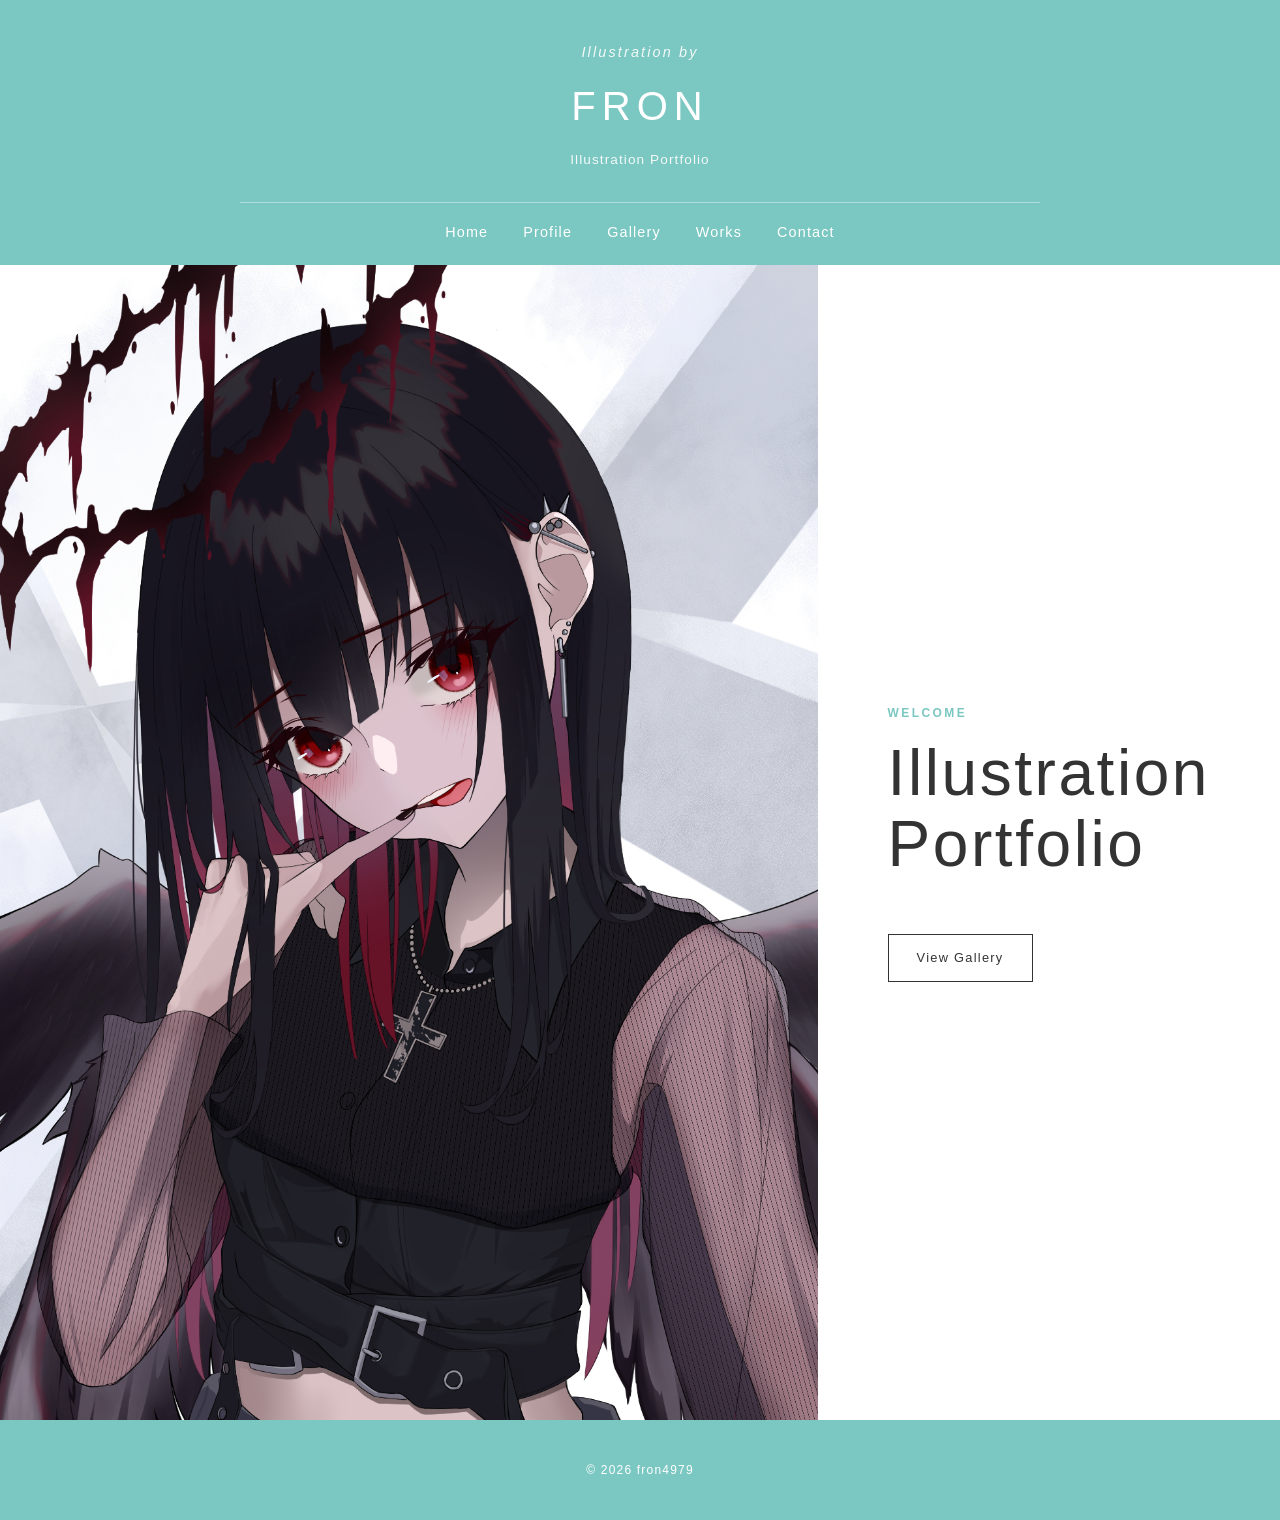
<file: index.html>
<!DOCTYPE html>
<html lang="ja">
<head>
    <meta charset="UTF-8">
    <meta name="viewport" content="width=device-width, initial-scale=1.0">
    <title>FRON | Home</title>
    <link rel="stylesheet" href="style.css">
</head>

<body>

<header class="site-header">

    <div class="header-inner">
        <p class="header-sub-title">Illustration by</p>
        <h1 class="site-title">FRON</h1>
        <p class="header-description">
            Illustration Portfolio
        </p>
    </div>

    <nav class="site-nav">
        <ul>
            <li><a href="index.html">Home</a></li>
            <li><a href="profile.html">Profile</a></li>
            <li><a href="gallery.html">Gallery</a></li>
            <li><a href="works.html">Works</a></li>
            <li><a href="contact.html">Contact</a></li>
        </ul>
    </nav>

</header>


<main>

    <section class="home-section">

        <div class="home-image">
            <img src="image15.jpg" alt="FRON メインイラスト">
        </div>

        <div class="home-content">

            <p class="section-label">WELCOME</p>

            <h2>
                Illustration<br>
                Portfolio
            </h2>

            <p>
            
            </p>

            <a href="gallery.html" class="more-button">
                View Gallery
            </a>

        </div>

    </section>

</main>


<footer class="site-footer">
    <p>© 2026 fron4979</p>
</footer>

</body>
</html>
</file>
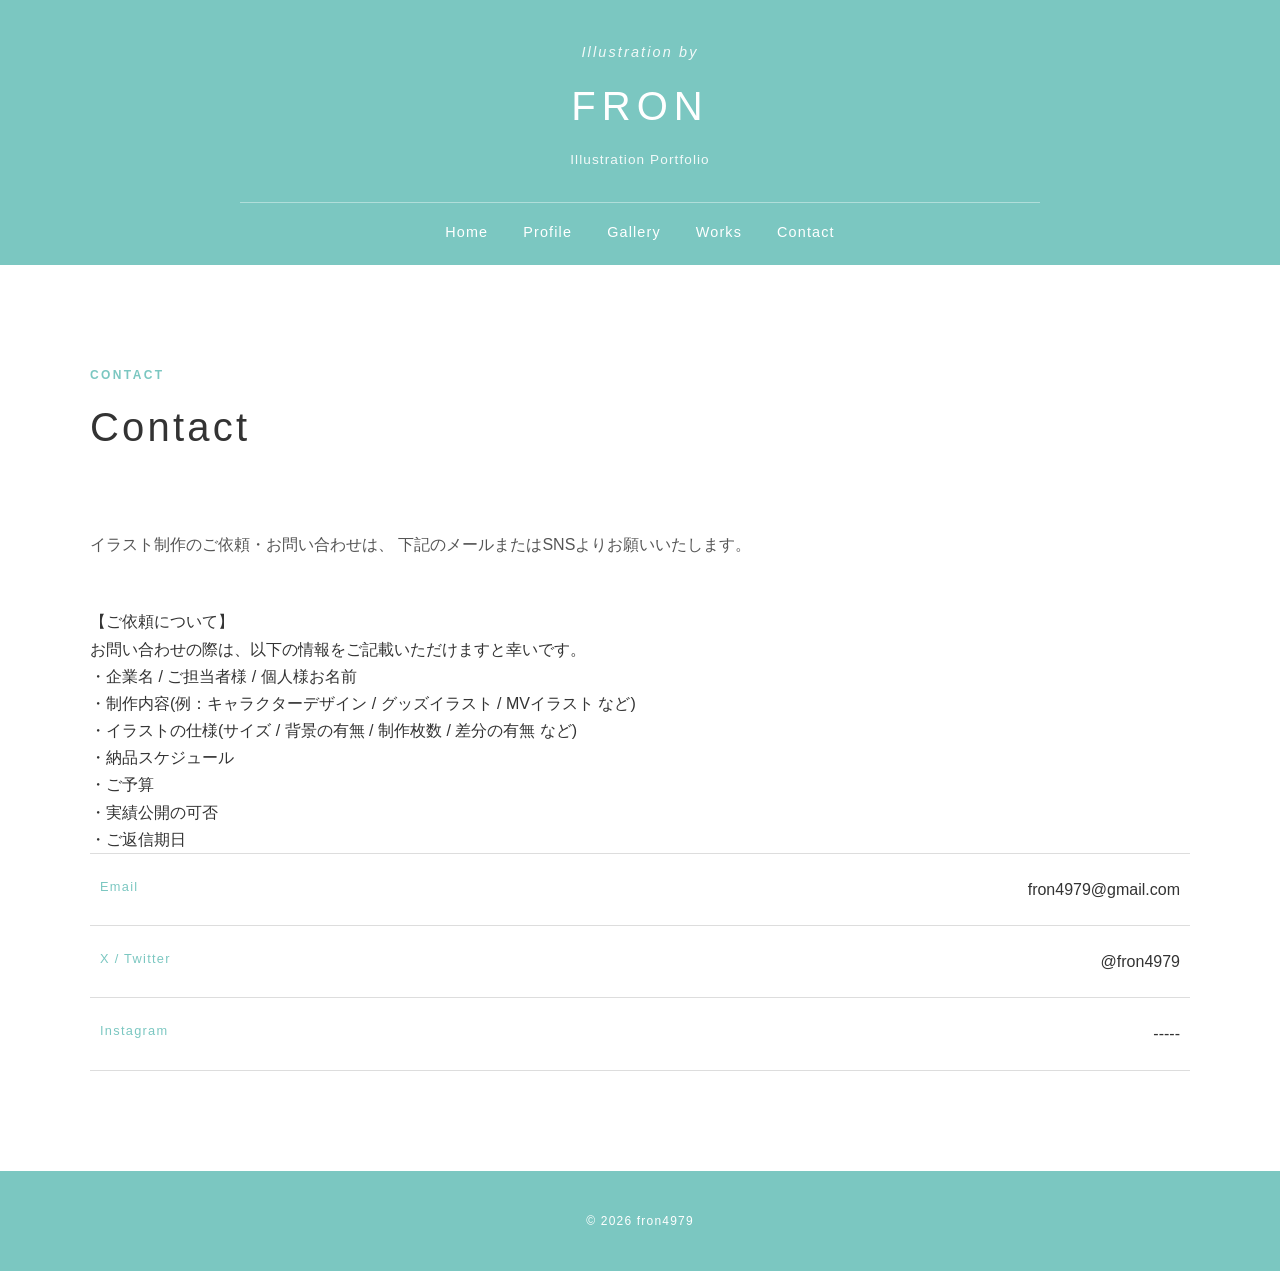
<file: contact.html>
<!DOCTYPE html>
<html lang="ja">
<head>
    <meta charset="UTF-8">
    <meta name="viewport" content="width=device-width, initial-scale=1.0">
    <title>FRON | Contact</title>
    <link rel="stylesheet" href="style.css">
</head>

<body>

<header class="site-header">

    <div class="header-inner">
        <p class="header-sub-title">Illustration by</p>
        <h1 class="site-title">FRON</h1>
        <p class="header-description">
            Illustration Portfolio
        </p>
    </div>

    <nav class="site-nav">
        <ul>
            <li><a href="index.html">Home</a></li>
            <li><a href="profile.html">Profile</a></li>
            <li><a href="gallery.html">Gallery</a></li>
            <li><a href="works.html">Works</a></li>
            <li><a href="contact.html">Contact</a></li>
        </ul>
    </nav>

</header>


<main class="page-container">

    <div class="section-heading">
        <p class="section-label">CONTACT</p>
        <h2>Contact</h2>
    </div>


    <section class="contact-content">

        <p>
            イラスト制作のご依頼・お問い合わせは、
            下記のメールまたはSNSよりお願いいたします。
        </section>
            【ご依頼について】
             <section>
             お問い合わせの際は、以下の情報をご記載いただけますと幸いです。
             <section>    
             ・企業名 / ご担当者様 / 個人様お名前
             <section>
             ・制作内容(例：キャラクターデザイン / グッズイラスト / MVイラスト など)
             <section>
             ・イラストの仕様(サイズ / 背景の有無 / 制作枚数 / 差分の有無 など)
             <section>
             ・納品スケジュール
             <section>
             ・ご予算
             <section>
             ・実績公開の可否​​
             <section>
             ・ご返信期日​
        </p>


        <div class="contact-links">

            <a href="mailto:example@example.com">
                <span>Email</span>
                fron4979@gmail.com
            </a>

            <a href="https://x.com/fron4979" target="_blank" rel="noopener noreferrer">
                <span>X / Twitter</span>
                @fron4979
            </a>

            <a href="#" target="_blank">
                <span>Instagram</span>
                -----
            </a>

        </div>

    </section>

</main>


<footer class="site-footer">
    <p>© 2026 fron4979</p>
</footer>

</body>
</html>
</file>
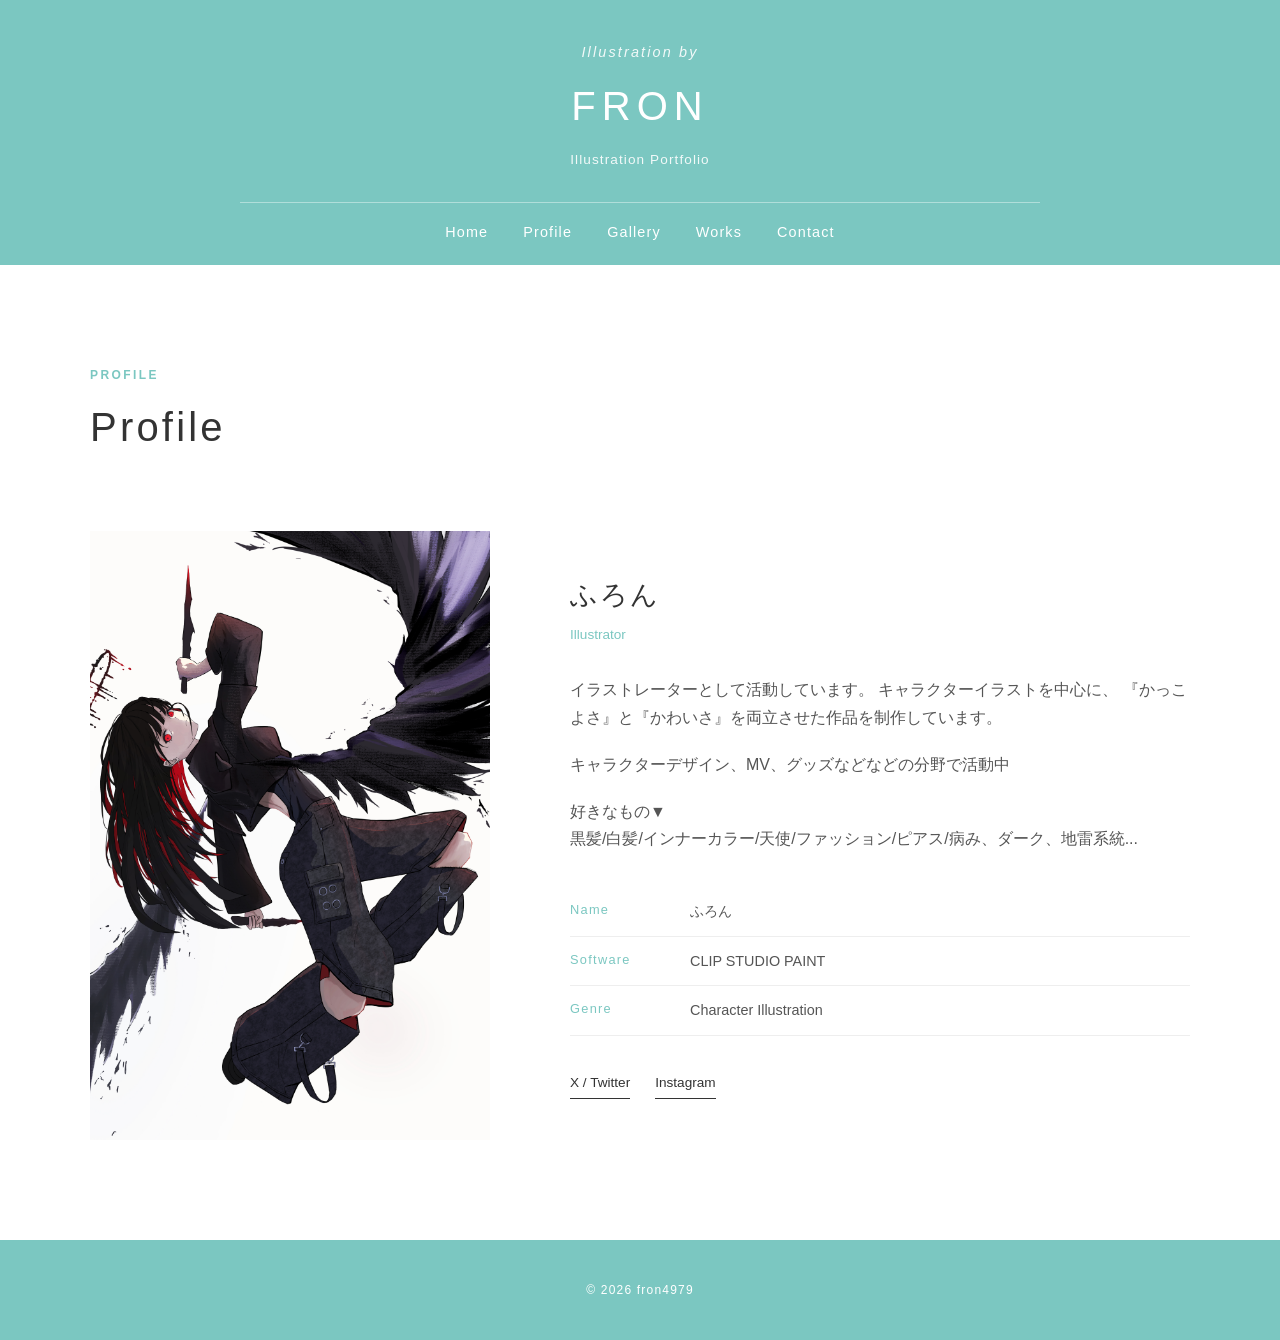
<file: profile.html>
<!DOCTYPE html>
<html lang="ja">
<head>
    <meta charset="UTF-8">
    <meta name="viewport" content="width=device-width, initial-scale=1.0">
    <title>FRON | Profile</title>
    <link rel="stylesheet" href="style.css">
</head>

<body>

<header class="site-header">

    <div class="header-inner">
        <p class="header-sub-title">Illustration by</p>
        <h1 class="site-title">FRON</h1>
        <p class="header-description">
            Illustration Portfolio
        </p>
    </div>

    <nav class="site-nav">
        <ul>
            <li><a href="index.html">Home</a></li>
            <li><a href="profile.html">Profile</a></li>
            <li><a href="gallery.html">Gallery</a></li>
            <li><a href="works.html">Works</a></li>
            <li><a href="contact.html">Contact</a></li>
        </ul>
    </nav>

</header>


<main class="page-container">

    <div class="section-heading">
        <p class="section-label">PROFILE</p>
        <h2>Profile</h2>
    </div>


    <section class="profile-content">

        <div class="profile-image">
            <img src="image2.jpg" alt="KAGEAKI BANNO">
        </div>

        <div class="profile-text">

            <h3>ふろん</h3>

            <p class="profile-role">
                Illustrator
            </p>

            <p>
                イラストレーターとして活動しています。
                キャラクターイラストを中心に、
                『かっこよさ』と『かわいさ』を両立させた作品を制作しています。
            </p>

            <p>
                キャラクターデザイン、MV、グッズなどなどの分野で活動中
            </p>

            <p>
                好きなもの▼<br>
                黒髪/白髪/インナーカラー/天使/ファッション/ピアス/病み、ダーク、地雷系統...
            </p>

            <dl class="profile-data">

                <div>
                    <dt>Name</dt>
                    <dd>ふろん</dd>
                </div>

                <div>
                    <dt>Software</dt>
                    <dd>CLIP STUDIO PAINT</dd>
                </div>

                <div>
                    <dt>Genre</dt>
                    <dd>Character Illustration</dd>
                </div>

            </dl>


            <div class="profile-sns">

                <a href="https://x.com/fron4979" target="_blank">
                    X / Twitter
                </a>

                <a href="#" target="_blank">
                    Instagram
                </a>

            </div>

        </div>

    </section>

</main>


<footer class="site-footer">
    <p>© 2026 fron4979</p>
</footer>

</body>
</html>
</file>
<file: style.css>
/* =========================
   RESET
========================= */

* {
    margin: 0;
    padding: 0;
    box-sizing: border-box;
}

html {
    scroll-behavior: smooth;
}

body {
    font-family:
        "Helvetica Neue",
        Arial,
        "Hiragino Kaku Gothic ProN",
        "Yu Gothic",
        sans-serif;

    background: #ffffff;
    color: #333333;
    line-height: 1.7;
}

img {
    max-width: 100%;
    height: auto;
    display: block;
}

a {
    text-decoration: none;
    color: inherit;
}


/* =========================
   HEADER
========================= */

.site-header {
    background: #7bc7c1;
    color: #ffffff;
    text-align: center;
    padding: 40px 20px 20px;
}

.header-sub-title {
    font-style: italic;
    font-size: 0.9rem;
    letter-spacing: 0.15em;
    opacity: 0.9;
}

.site-title {
    margin: 8px 0;
    font-size: 2.5rem;
    font-weight: 500;
    letter-spacing: 0.15em;
}

.header-description {
    font-size: 0.85rem;
    letter-spacing: 0.08em;
    opacity: 0.9;
}


/* =========================
   NAVIGATION
========================= */

.site-nav {
    margin-top: 30px;
}

.site-nav ul {
    display: flex;
    justify-content: center;
    gap: 35px;

    list-style: none;

    max-width: 800px;
    margin: 0 auto;

    padding-top: 15px;

    border-top:
        1px solid
        rgba(255, 255, 255, 0.4);
}

.site-nav a {
    position: relative;

    font-size: 0.9rem;
    letter-spacing: 0.08em;

    transition:
        opacity 0.3s ease;
}

.site-nav a::after {
    content: "";

    position: absolute;

    left: 0;
    bottom: -5px;

    width: 0;
    height: 1px;

    background: #ffffff;

    transition:
        width 0.3s ease;
}

.site-nav a:hover {
    opacity: 0.8;
}

.site-nav a:hover::after {
    width: 100%;
}


/* =========================
   COMMON PAGE
========================= */

.page-container {
    width: min(1100px, 90%);
    margin: 0 auto;

    padding: 100px 0;
}

.section-heading {
    margin-bottom: 70px;
}

.section-label {
    color: #7bc7c1;

    font-size: 0.75rem;
    font-weight: bold;

    letter-spacing: 0.2em;
}

.section-heading h2 {
    margin-top: 8px;

    font-size: 2.5rem;
    font-weight: 400;

    letter-spacing: 0.08em;
}


/* =========================
   HOME
========================= */

.home-section {
    min-height: calc(100vh - 220px);

    display: grid;
    grid-template-columns: 1.3fr 0.7fr;
}

.home-image {
    overflow: hidden;
}

.home-image img {
    width: 100%;
    height: 100%;

    object-fit: cover;
}

.home-content {
    display: flex;
    flex-direction: column;
    justify-content: center;

    padding: 70px;
}

.home-content h2 {
    margin: 15px 0 25px;

    font-size: clamp(2.5rem, 5vw, 5rem);
    line-height: 1.1;

    font-weight: 400;
    letter-spacing: 0.04em;
}

.home-content p:not(.section-label) {
    margin-bottom: 30px;

    color: #666666;
}


/* =========================
   BUTTON
========================= */

.more-button {
    display: inline-block;

    width: fit-content;

    padding: 12px 28px;

    border: 1px solid #333333;

    font-size: 0.8rem;
    letter-spacing: 0.1em;

    transition:
        background 0.3s ease,
        color 0.3s ease;
}

.more-button:hover {
    background: #333333;
    color: #ffffff;
}


/* =========================
   PROFILE
========================= */

.profile-content {
    display: grid;
    grid-template-columns: 400px 1fr;
    gap: 80px;

    align-items: center;
}

.profile-image {
    overflow: hidden;
}

.profile-image img {
    width: 100%;
}

.profile-text h3 {
    font-size: 1.7rem;
    font-weight: 500;

    letter-spacing: 0.08em;
}

.profile-role {
    margin: 5px 0 30px;

    color: #7bc7c1;
    font-size: 0.85rem;
}

.profile-text > p:not(.profile-role) {
    margin-bottom: 20px;
    color: #555555;
}

.profile-data {
    margin-top: 35px;
}

.profile-data div {
    display: flex;

    padding: 12px 0;

    border-bottom: 1px solid #eeeeee;
}

.profile-data dt {
    width: 120px;

    color: #7bc7c1;

    font-size: 0.8rem;
    letter-spacing: 0.1em;
}

.profile-data dd {
    color: #555555;
    font-size: 0.9rem;
}

.profile-sns {
    display: flex;
    gap: 25px;

    margin-top: 35px;
}

.profile-sns a {
    padding-bottom: 4px;

    border-bottom: 1px solid #333333;

    font-size: 0.85rem;

    transition: color 0.3s;
}

.profile-sns a:hover {
    color: #7bc7c1;
}


/* =========================
   GALLERY
========================= */

.gallery-category {
    margin-bottom: 90px;
}

.gallery-category h3 {
    margin-bottom: 25px;

    font-size: 1.2rem;
    font-weight: 400;

    letter-spacing: 0.08em;
}

.gallery-grid {
    columns: 3;
    column-gap: 15px;
}

.gallery-item {
    position: relative;

    break-inside: avoid;

    margin-bottom: 15px;

    overflow: hidden;

    cursor: pointer;
}

.gallery-item img {
    width: 100%;

    transition:
        transform 0.5s ease;
}

.gallery-item:hover img {
    transform: scale(1.03);
}

.overlay {
    position: absolute;

    inset: 0;

    display: flex;
    justify-content: center;
    align-items: center;

    background: rgba(255, 255, 255, 0.35);

    opacity: 0;

    transition:
        opacity 0.3s ease;
    pointer-events: none;
}

.gallery-item:hover .overlay {
    opacity: 1;
}

.overlay span {
    padding: 8px 20px;

    background: #ffffff;

    font-size: 0.75rem;
    letter-spacing: 0.15em;
}


/* =========================
   LIGHTBOX
========================= */

.lightbox {
    display: none;

    position: fixed;

    inset: 0;

    z-index: 1000;

    justify-content: center;
    align-items: center;

    padding: 40px;

    background: rgba(0, 0, 0, 0.9);
}

.lightbox-content {
    max-width: 90vw;
    max-height: 90vh;

    object-fit: contain;
}

.lightbox-close {
    position: absolute;

    top: 20px;
    right: 30px;

    border: none;

    background: none;

    color: #ffffff;

    font-size: 45px;

    font-weight: 200;

    cursor: pointer;
}


/* =========================
   WORKS
========================= */

.works-list {
    display: flex;
    flex-direction: column;

    gap: 100px;
}

.work-item {
    display: grid;
    grid-template-columns: 1fr 1fr;
    gap: 70px;

    align-items: center;
}

.work-image {
    overflow: hidden;
}

.work-image img {
    width: 100%;
}

.work-category {
    margin-bottom: 10px;

    color: #7bc7c1;

    font-size: 0.75rem;
    letter-spacing: 0.15em;
}

.work-info h3 {
    margin-bottom: 20px;

    font-size: 1.8rem;
    font-weight: 400;
}

.work-info > p:not(.work-category) {
    margin-bottom: 30px;

    color: #555555;
}

.work-info dl div {
    display: flex;

    padding: 8px 0;

    border-bottom: 1px solid #eeeeee;
}

.work-info dt {
    width: 80px;

    color: #7bc7c1;

    font-size: 0.75rem;
}

.work-info dd {
    font-size: 0.85rem;
}


/* =========================
   CONTACT
========================= */

.contact-content {
    max-width: 700px;
}

.contact-content > p {
    margin-bottom: 50px;

    color: #555555;
}

.contact-links {
    display: flex;
    flex-direction: column;

    border-top: 1px solid #dddddd;
}

.contact-links a {
    display: flex;
    justify-content: space-between;

    padding: 22px 10px;

    border-bottom: 1px solid #dddddd;

    transition:
        background 0.3s ease,
        padding 0.3s ease;
}

.contact-links a:hover {
    background: #f5fbfa;
    padding-left: 20px;
}

.contact-links span {
    color: #7bc7c1;

    font-size: 0.8rem;
    letter-spacing: 0.1em;
}


/* =========================
   FOOTER
========================= */

.site-footer {
    padding: 40px 20px;

    background: #7bc7c1;

    color: #ffffff;

    text-align: center;

    font-size: 0.75rem;
    letter-spacing: 0.1em;
}


/* =========================
   MOBILE
========================= */

@media (max-width: 768px) {

    .site-header {
        padding-top: 30px;
    }

    .site-title {
        font-size: 1.8rem;
    }

    .site-nav ul {
        gap: 15px;
        flex-wrap: wrap;
    }

    .site-nav a {
        font-size: 0.8rem;
    }


    .home-section {
        display: flex;
        flex-direction: column;
    }

    .home-image {
        height: 60vh;
    }

    .home-content {
        padding: 60px 8%;
    }


    .page-container {
        width: 88%;
        padding: 70px 0;
    }

    .section-heading {
        margin-bottom: 45px;
    }

    .section-heading h2 {
        font-size: 2rem;
    }


    .profile-content {
        grid-template-columns: 1fr;
        gap: 40px;
    }


    .gallery-grid {
        columns: 2;
        column-gap: 10px;
    }

    .gallery-item {
        margin-bottom: 10px;
    }


    .work-item {
        grid-template-columns: 1fr;
        gap: 35px;
    }


    .contact-links a {
        flex-direction: column;
        gap: 5px;
    }

}
</file>
